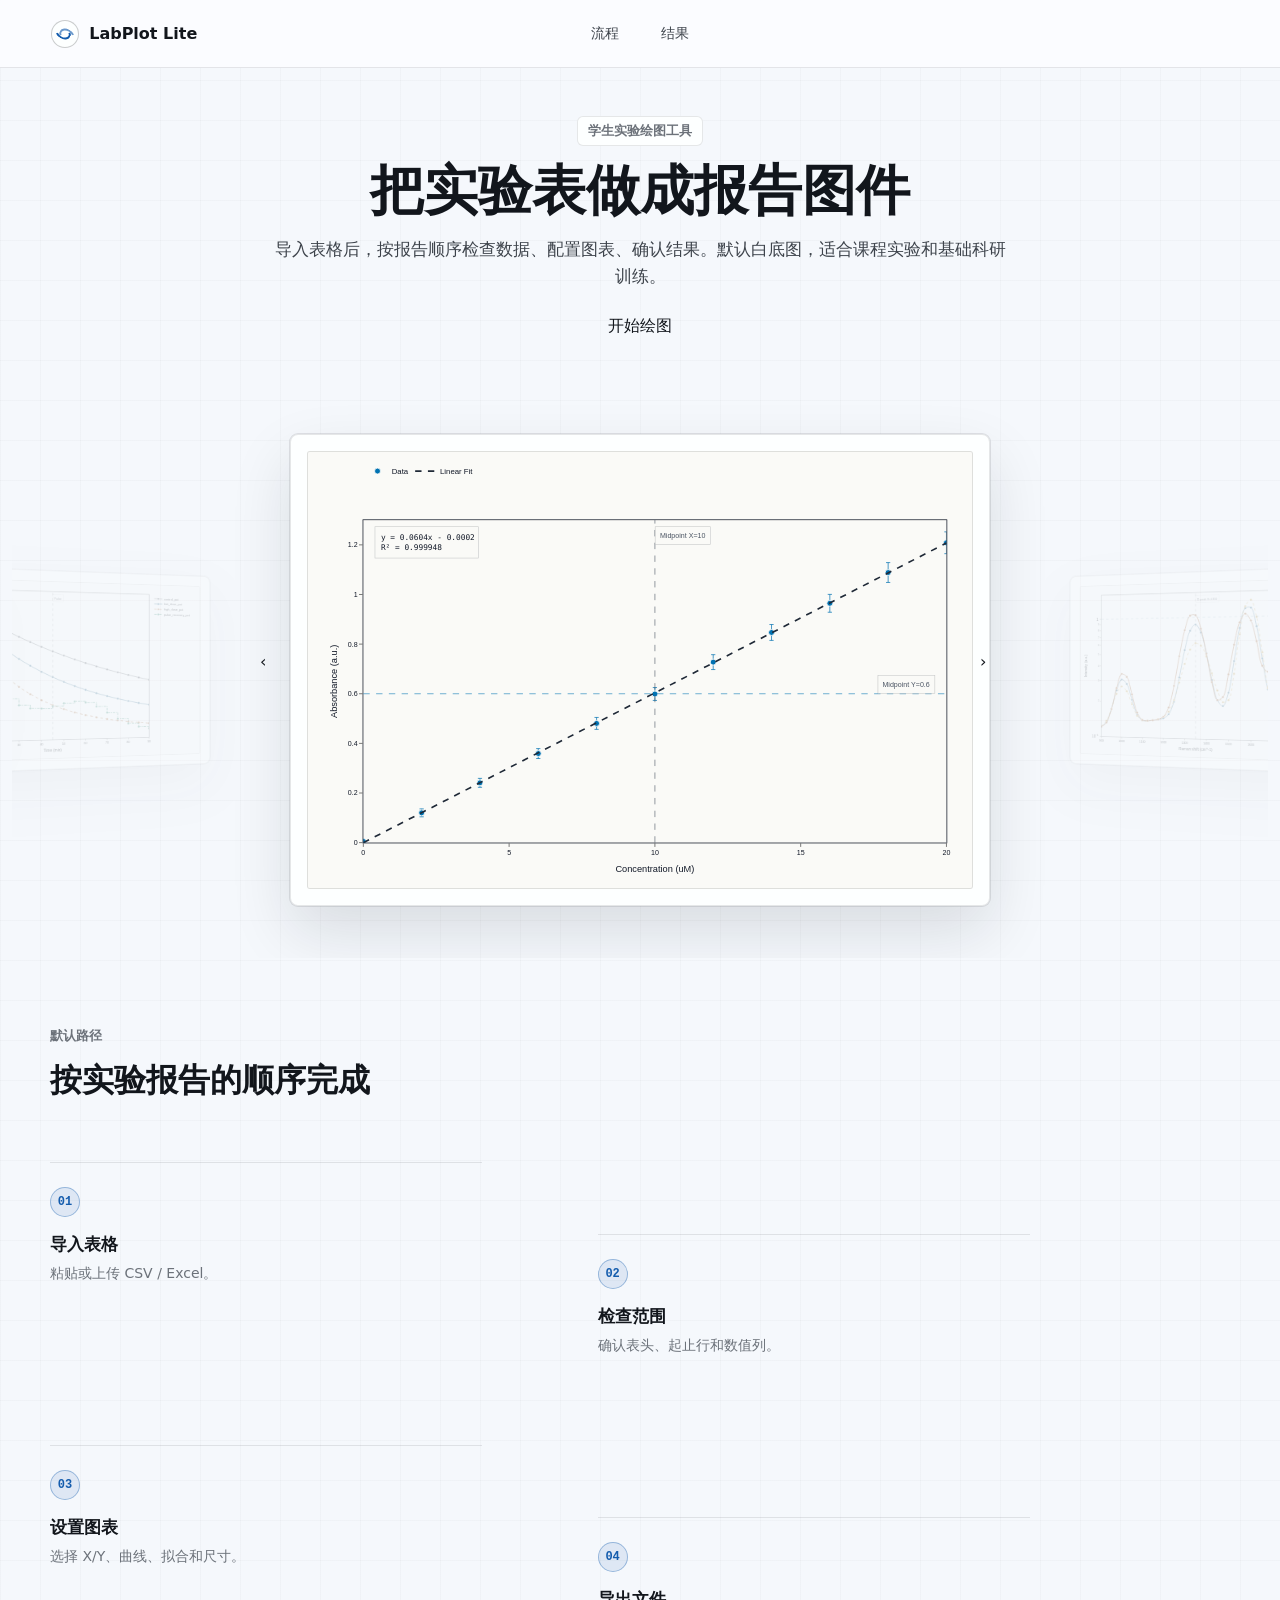
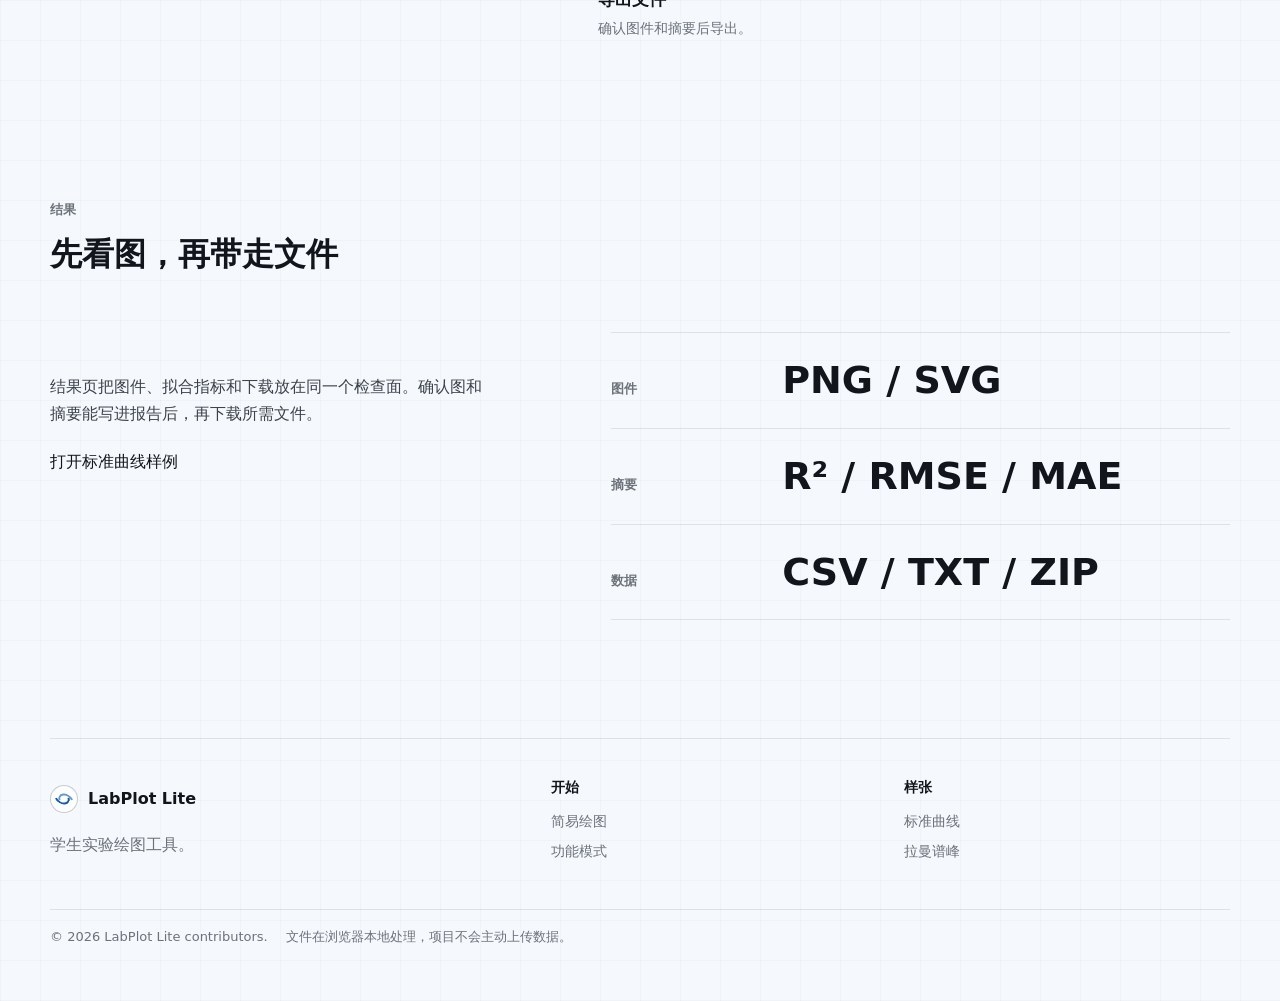
<file: index.html>
<!doctype html>
<html lang="zh-CN">
<head>
  <meta charset="utf-8">
  <meta name="viewport" content="width=device-width, initial-scale=1, viewport-fit=cover">
  <meta http-equiv="Content-Security-Policy" content="default-src 'self'; script-src 'self' https://1.www.s81c.com https://cdn.jsdelivr.net https://cdn.plot.ly; style-src 'self' 'unsafe-inline'; img-src 'self' data: blob:; connect-src 'self' data: blob:; object-src 'none'; base-uri 'self'; form-action 'none'">
  <meta name="description" content="LabPlot Lite 是一个在浏览器中完成学生实验数据绘图、拟合检查和文件导出的静态网页工具。">
  <meta name="application-name" content="LabPlot Lite">
  <link rel="icon" href="./static/logo_dark.png" type="image/png">
  <title>LabPlot Lite - 学生实验绘图工具</title>
  <script src="./static/theme.js"></script>
  <link rel="stylesheet" href="./static/style.css">
  <script type="module" src="https://1.www.s81c.com/common/carbon/web-components/version/v2.17.0/button.min.js" integrity="sha384-37nzM7RkCqKEoweIhup6IehzDkCjyC3H0004vi7UYiESsNPlRlporfpXPCtAKk6b" crossorigin="anonymous"></script>
  <script defer src="./static/js/landing-motion.js"></script>
</head>

<body>
  <main class="site landing-page" id="main-content">
    <header class="nav">
      <a class="brand" href="./index.html" aria-label="LabPlot Lite 首页">
        <span class="brand-mark" aria-hidden="true"></span>
        <span class="brand-text">LabPlot Lite</span>
      </a>
      <nav class="nav-links" aria-label="首页导航">
        <a href="#workflow">流程</a>
        <a href="#result">结果</a>
      </nav>
    </header>

    <section class="hero landing-hero" id="heroSection" aria-labelledby="heroTitle">
      <div class="hero-copy">
        <div class="eyebrow">学生实验绘图工具</div>
        <h1 id="heroTitle">把实验表做成报告图件</h1>
        <p class="hero-desc">导入表格后，按报告顺序检查数据、配置图表、确认结果。默认白底图，适合课程实验和基础科研训练。</p>

        <div class="hero-actions">
          <cds-button href="./workbench.html?mode=simple" kind="primary" size="lg">开始绘图</cds-button>
        </div>
      </div>

      <div class="hero-showcase-shell" data-hero-carousel>
        <cds-button class="hero-showcase-control hero-showcase-control-prev" kind="tertiary" size="sm" aria-label="上一张样张" has-icon-only data-hero-prev>‹</cds-button>

        <div class="hero-showcase" aria-label="真实样例图件预览">
          <a class="hero-showcase-card hero-showcase-card-side hero-showcase-card-left-far" href="./workbench.html?sample=sample_01_temp_c_to_k.xlsx" aria-label="打开荧光发射光谱样例" data-hero-card>
            <img class="sample-preview-image" src="./static/sample-previews/sample_01_temp_c_to_k.svg" alt="" decoding="async">
          </a>

          <a class="hero-showcase-card hero-showcase-card-side hero-showcase-card-left" href="./workbench.html?sample=sample_02_voltage_scale.xlsx" aria-label="打开反应动力学样例" data-hero-card>
            <img class="sample-preview-image" src="./static/sample-previews/sample_02_voltage_scale.svg" alt="" decoding="async">
          </a>

          <a class="hero-showcase-card hero-showcase-card-main" href="./workbench.html?sample=sample_03_abs_error.xlsx" aria-label="打开标准曲线拟合样例" data-hero-card data-hero-active="true">
            <img
              class="sample-preview-image"
              src="./static/sample-previews/sample_03_abs_error.svg"
              alt="由 sample_03_abs_error.xlsx 生成的标准曲线拟合图预览"
              decoding="async"
            >
          </a>

          <a class="hero-showcase-card hero-showcase-card-side hero-showcase-card-right" href="./workbench.html?sample=sample_04_invalid_log.xlsx" aria-label="打开拉曼谱峰对比样例" data-hero-card>
            <img class="sample-preview-image" src="./static/sample-previews/sample_04_invalid_log.svg" alt="" decoding="async">
          </a>
        </div>

        <cds-button class="hero-showcase-control hero-showcase-control-next" kind="tertiary" size="sm" aria-label="下一张样张" has-icon-only data-hero-next>›</cds-button>
      </div>
    </section>

    <section class="workflow-section" id="workflow" aria-labelledby="workflowTitle">
      <div class="section-heading" data-reveal>
        <span>默认路径</span>
        <h2 id="workflowTitle">按实验报告的顺序完成</h2>
      </div>

      <ol class="workflow-list" aria-label="LabPlot Lite 使用流程" data-reveal>
        <li>
          <span>01</span>
          <strong>导入表格</strong>
          <p>粘贴或上传 CSV / Excel。</p>
        </li>
        <li>
          <span>02</span>
          <strong>检查范围</strong>
          <p>确认表头、起止行和数值列。</p>
        </li>
        <li>
          <span>03</span>
          <strong>设置图表</strong>
          <p>选择 X/Y、曲线、拟合和尺寸。</p>
        </li>
        <li>
          <span>04</span>
          <strong>导出文件</strong>
          <p>确认图件和摘要后导出。</p>
        </li>
      </ol>
    </section>

    <section class="result-section" id="result" aria-labelledby="resultTitle">
      <div class="section-heading" data-reveal>
        <span>结果</span>
        <h2 id="resultTitle">先看图，再带走文件</h2>
      </div>

      <div class="landing-result-layout" data-reveal>
        <div class="landing-result-note">
          <p>结果页把图件、拟合指标和下载放在同一个检查面。确认图和摘要能写进报告后，再下载所需文件。</p>
          <cds-button href="./workbench.html?sample=sample_03_abs_error.xlsx" kind="tertiary">打开标准曲线样例</cds-button>
        </div>

        <div class="landing-result-output" aria-label="结果页输出内容">
          <div>
            <span>图件</span>
            <strong>PNG / SVG</strong>
          </div>
          <div>
            <span>摘要</span>
            <strong>R² / RMSE / MAE</strong>
          </div>
          <div>
            <span>数据</span>
            <strong>CSV / TXT / ZIP</strong>
          </div>
        </div>
      </div>
    </section>

    <footer class="footer">
      <div class="footer-brand-block">
        <div class="footer-brand">
          <span class="brand-mark" aria-hidden="true"></span>
          <strong>LabPlot Lite</strong>
        </div>
        <p>学生实验绘图工具。</p>
      </div>

      <nav class="footer-links" aria-label="页脚导航">
        <div>
          <strong>开始</strong>
          <a href="./workbench.html?mode=simple">简易绘图</a>
          <a href="./workbench.html">功能模式</a>
        </div>
        <div>
          <strong>样张</strong>
          <a href="./workbench.html?sample=sample_03_abs_error.xlsx">标准曲线</a>
          <a href="./workbench.html?sample=sample_04_invalid_log.xlsx">拉曼谱峰</a>
        </div>
      </nav>

      <div class="footer-legal">
        <span>© 2026 LabPlot Lite contributors.</span>
        <span>文件在浏览器本地处理，项目不会主动上传数据。</span>
      </div>
    </footer>
  </main>
</body>
</html>
</file>
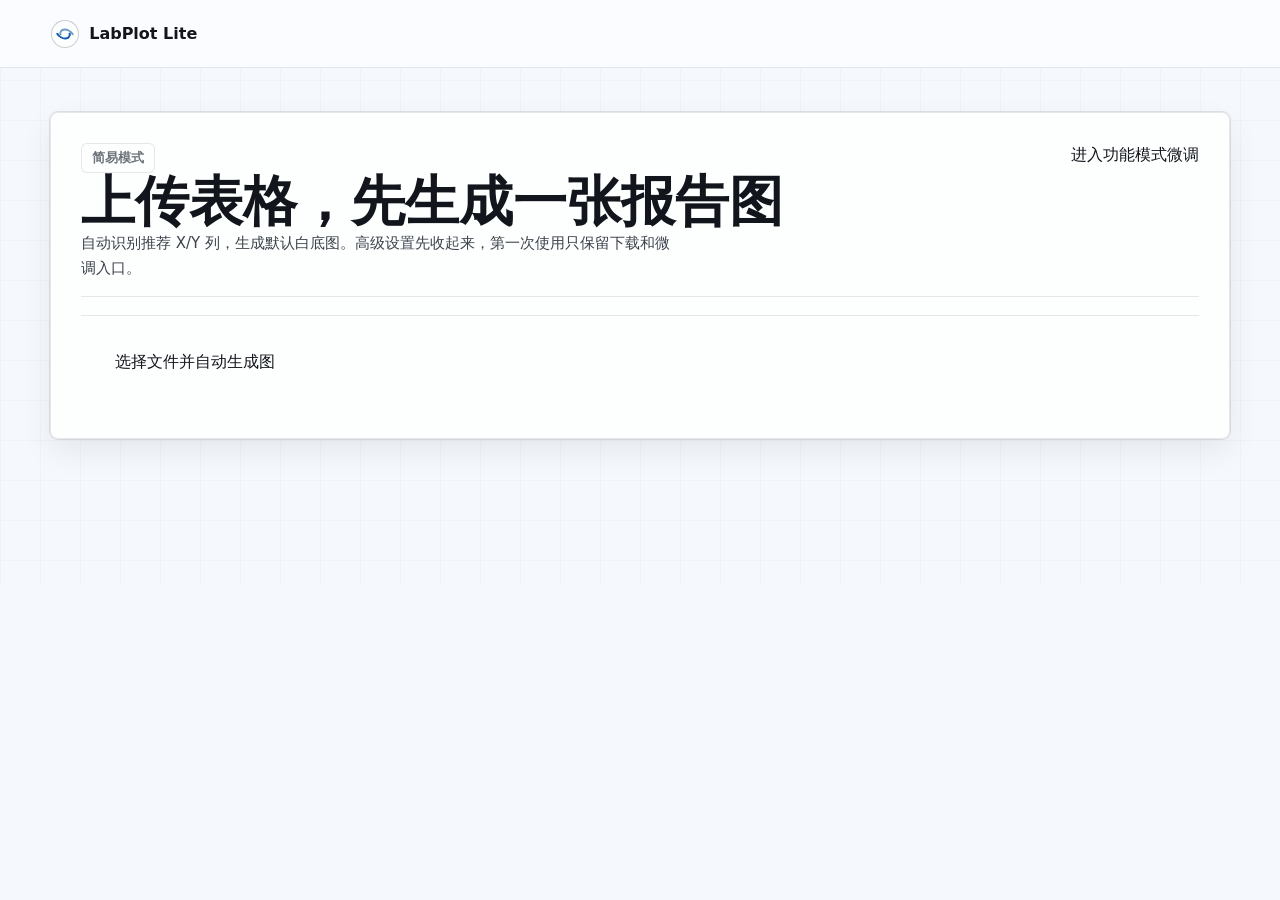
<file: workbench.html>
<!doctype html>
<html lang="zh-CN">
<head>
  <meta charset="utf-8">
  <meta name="viewport" content="width=device-width, initial-scale=1, viewport-fit=cover">
  <meta http-equiv="Content-Security-Policy" content="default-src 'self'; script-src 'self' https://1.www.s81c.com https://cdn.jsdelivr.net https://cdn.plot.ly; style-src 'self' 'unsafe-inline'; img-src 'self' data: blob:; connect-src 'self' data: blob:; object-src 'none'; base-uri 'self'; form-action 'none'">
  <link rel="icon" href="./static/logo_dark.png" type="image/png">
  <link rel="stylesheet" href="./static/style.css">
  <link rel="preconnect" href="https://1.www.s81c.com" crossorigin>
  <link rel="dns-prefetch" href="//cdn.jsdelivr.net">
  <link rel="dns-prefetch" href="//cdn.plot.ly">
  <title>LabPlot Lite 工作台</title>
  <script src="./static/theme.js"></script>
  <script type="module" src="https://1.www.s81c.com/common/carbon/web-components/version/v2.17.0/button.min.js" integrity="sha384-37nzM7RkCqKEoweIhup6IehzDkCjyC3H0004vi7UYiESsNPlRlporfpXPCtAKk6b" crossorigin="anonymous"></script>
  <script type="module" src="https://1.www.s81c.com/common/carbon/web-components/version/v2.17.0/file-uploader.min.js" integrity="sha384-xUNvjWqtxBm/CSlQxdi4/jNlM8jCbvLel2GxSlYFnq74Ixdwwbg5WIEPfvWd1YFD" crossorigin="anonymous"></script>
  <script type="module" src="https://1.www.s81c.com/common/carbon/web-components/version/v2.17.0/notification.min.js" integrity="sha384-xF9z4ZeZrLxDkDXb7yC10UvbEb0AINzydN/e8zNh1VevO4LpU7YWAUD1eK/e6PJN" crossorigin="anonymous"></script>
  <script type="module" src="https://1.www.s81c.com/common/carbon/web-components/version/v2.17.0/structured-list.min.js" integrity="sha384-aHWP2laOAoNkx4MDT7rodFzJJhr+f9oOX1QQRBNBfFP6DXcQj+T7eLTu4t5hrtAZ" crossorigin="anonymous"></script>
  <script defer src="./static/js/00-config-state.js"></script>
  <script defer src="./static/js/01-dom-workflow-utils.js"></script>
  <script defer src="./static/js/02-data-parse.js"></script>
  <script defer src="./static/js/03-workbench-ui.js"></script>
  <script defer src="./static/js/04-plot-readiness.js"></script>
  <script defer src="./static/js/05-fit.js"></script>
  <script defer src="./static/js/06-plot-build-render.js"></script>
  <script defer src="./static/js/07-downloads-result.js"></script>
  <script defer src="./static/js/08-events-init.js"></script>
</head>

<body>
  <main class="site workbench-page">
    <header class="nav">
      <a class="brand" href="./index.html" aria-label="LabPlot Lite 首页">
        <span class="brand-mark" aria-hidden="true"></span>
        <span class="brand-text">LabPlot Lite</span>
      </a>
    </header>

    <section class="simple-mode" id="simpleMode" aria-labelledby="simpleModeTitle">
      <div class="simple-mode-head">
        <div>
          <span class="section-kicker">简易模式</span>
          <h1 id="simpleModeTitle">上传表格，先生成一张报告图</h1>
          <p>自动识别推荐 X/Y 列，生成默认白底图。高级设置先收起来，第一次使用只保留下载和微调入口。</p>
        </div>
        <cds-button type="button" kind="tertiary" size="sm" id="simpleToAdvancedTop">进入功能模式微调</cds-button>
      </div>

      <div class="simple-upload-panel">
        <cds-file-uploader
          label-title="上传 Excel / CSV"
          label-description="文件只在当前浏览器本地处理，不上传服务器。"
        >
        <cds-file-uploader-button
          id="simpleFileInput"
          accept=".csv,.xls,.xlsx,text/csv,application/vnd.ms-excel,application/vnd.openxmlformats-officedocument.spreadsheetml.sheet"
          button-kind="primary"
        >选择文件并自动生成图</cds-file-uploader-button>
        </cds-file-uploader>
      </div>

      <cds-actionable-notification id="simpleMessage" class="message is-hidden" kind="info" title="简易模式" hide-close-button low-contrast inline role="status" aria-live="polite"></cds-actionable-notification>

      <section class="simple-result is-hidden" id="simpleResult" aria-labelledby="simpleResultTitle">
        <div class="simple-result-meta">
          <div>
            <span>结果</span>
            <h2 id="simpleResultTitle">可用于报告的图已生成</h2>
          </div>
          <cds-structured-list class="simple-meta-list" condensed>
            <cds-structured-list-body>
              <cds-structured-list-row>
                <cds-structured-list-cell>X 列</cds-structured-list-cell>
                <cds-structured-list-cell><strong id="simpleXCol">待识别</strong></cds-structured-list-cell>
              </cds-structured-list-row>
              <cds-structured-list-row>
                <cds-structured-list-cell>Y 列</cds-structured-list-cell>
                <cds-structured-list-cell><strong id="simpleYCol">待识别</strong></cds-structured-list-cell>
              </cds-structured-list-row>
              <cds-structured-list-row>
                <cds-structured-list-cell>有效点数</cds-structured-list-cell>
                <cds-structured-list-cell><strong id="simplePointCount">待生成</strong></cds-structured-list-cell>
              </cds-structured-list-row>
            </cds-structured-list-body>
          </cds-structured-list>
        </div>

        <div class="simple-plot-wrap">
          <div id="simplePlotCanvas" class="plot plot-viewport" role="img" aria-label="单图模式 X-Y 图"></div>
        </div>

        <div class="simple-result-actions">
          <cds-button id="simpleDownloadPng" kind="primary" disabled>下载 PNG</cds-button>
          <cds-button id="simpleDownloadSvg" kind="tertiary" disabled>下载 SVG</cds-button>
          <cds-button type="button" kind="tertiary" id="simpleToAdvanced">进入功能模式微调</cds-button>
        </div>
      </section>
    </section>

    <div id="advancedMode" class="is-hidden">
    <section class="workbench" id="upload-section">
      <div class="workbench-main">
        <div class="workbench-head">
          <div>
            <span class="section-kicker">功能模式</span>
            <h1>编辑图表</h1>
          </div>
          <div class="workflow-head-tools">
            <cds-button type="button" kind="ghost" size="sm" class="workflow-reset-button is-hidden" id="resetWorkflowButton" disabled>重新开始</cds-button>
          </div>
        </div>

        <cds-progress-indicator class="step-nav" aria-label="工作台步骤" space-equally>
          <cds-progress-step label-text="导入数据" secondary-label-text="粘贴 / 上传" data-step-target="upload" aria-controls="step-upload" state="current"></cds-progress-step>
          <cds-progress-step label-text="检查数据" secondary-label-text="范围 / 列" data-step-target="range" aria-controls="previewSection" state="incomplete" disabled></cds-progress-step>
          <cds-progress-step label-text="配置图表" secondary-label-text="曲线 / 拟合" data-step-target="plot" aria-controls="plotSection" state="incomplete" disabled></cds-progress-step>
          <cds-progress-step label-text="导出文件" secondary-label-text="PNG / ZIP" data-step-target="result" aria-controls="resultSection" state="incomplete" disabled></cds-progress-step>
        </cds-progress-indicator>

        <cds-actionable-notification id="statusMessage" class="message is-hidden" kind="info" title="提示" hide-close-button low-contrast inline role="status" aria-live="polite"></cds-actionable-notification>

        <section id="step-upload" class="panel workbench-step-panel is-active" data-step="upload">
          <div class="step-head">
            <div>
              <h2>导入数据</h2>
              <p>粘贴表格、上传文件，或载入示例。</p>
            </div>
          </div>

          <div class="upload-layout">
            <form id="pasteForm" class="form-card paste-card">
              <cds-textarea
                id="pasteData"
                name="pasteData"
                label="粘贴表格"
                rows="12"
                placeholder="从 Excel、Numbers 或网页表格复制后粘贴"
              ></cds-textarea>
              <p class="hint">支持制表符分隔和 CSV。第一行通常作为列名。</p>
              <cds-button type="submit" kind="primary" class="form-button">读取粘贴数据</cds-button>
            </form>

            <form id="uploadForm" class="form-card upload-card">
              <cds-file-uploader
                label-title="选择 CSV / Excel"
                label-description="前几行是实验名称、姓名或日期也可以，下一步再指定表头。"
              >
                <cds-file-uploader-button
                  id="dataFile"
                  name="dataFile"
                  accept=".csv,.xls,.xlsx,text/csv,application/vnd.ms-excel,application/vnd.openxmlformats-officedocument.spreadsheetml.sheet"
                  button-kind="tertiary"
                >选择文件</cds-file-uploader-button>
              </cds-file-uploader>
              <p class="hint" id="selectedFileHint">尚未选择文件。</p>

              <p class="hint">
                文件不会离开当前浏览器。
              </p>

              <cds-button type="submit" kind="primary" class="form-button">读取文件</cds-button>
            </form>

            <cds-tile class="sample-card inline-samples">
              <h3>示例数据</h3>
              <p>选择一个场景，载入后仍使用同一工作台。</p>
              <div class="sample-list">
                <cds-button type="button" kind="tertiary" class="sample-load-button" data-sample="./samples/sample_01_temp_c_to_k.xlsx">1 荧光发射光谱</cds-button>
                <cds-button type="button" kind="tertiary" class="sample-load-button" data-sample="./samples/sample_02_voltage_scale.xlsx">2 反应动力学</cds-button>
                <cds-button type="button" kind="tertiary" class="sample-load-button" data-sample="./samples/sample_03_abs_error.xlsx">3 标准曲线拟合</cds-button>
                <cds-button type="button" kind="tertiary" class="sample-load-button" data-sample="./samples/sample_04_invalid_log.xlsx">4 拉曼谱峰对比</cds-button>
                <cds-button type="button" kind="tertiary" class="sample-load-button" data-sample="./samples/temperature_time.csv">5 温度-时间</cds-button>
                <cds-button type="button" kind="tertiary" class="sample-load-button" data-sample="./samples/voltage_current.csv">6 电压-电流</cds-button>
                <cds-button type="button" kind="tertiary" class="sample-load-button" data-sample="./samples/concentration_absorbance.csv">7 浓度-吸光度</cds-button>
                <cds-button type="button" kind="tertiary" class="sample-load-button" data-sample="./samples/cooling_curve.csv">8 冷却曲线</cds-button>
                <cds-button type="button" kind="tertiary" class="sample-load-button" data-sample="./samples/free_fall_fit.csv">9 自由落体</cds-button>
              </div>
            </cds-tile>
          </div>
        </section>

        <section id="previewSection" class="panel workbench-step-panel is-hidden" data-step="range">
          <div class="step-head">
            <div>
              <h2>检查数据</h2>
              <p>确认表头、数据范围和可用数值列。</p>
            </div>
          </div>

          <div class="file-banner">
            文件：<strong id="currentFileName"></strong>
          </div>

          <cds-inline-notification
            id="headerGuessBox"
            class="context-note"
            kind="info"
            title="识别结果"
            hide-close-button
            low-contrast
            inline
            role="status"
            aria-live="polite"
          ></cds-inline-notification>

          <p class="table-scroll-hint" id="previewTableHint">窄屏可横向查看。</p>
          <div class="table-wrap" tabindex="0" aria-describedby="previewTableHint">
            <cds-table size="sm" class="preview-table">
              <cds-table-head>
                <cds-table-header-row id="previewHeaderRow">
                  <cds-table-header-cell>行</cds-table-header-cell>
                </cds-table-header-row>
              </cds-table-head>
              <cds-table-body id="previewBody"></cds-table-body>
            </cds-table>
          </div>

          <form id="rangeForm" class="form-card range-card">
            <div class="form-grid">
              <div>
                <cds-number-input id="headerRow" name="headerRow" label="表头行" min="1" value="1" required></cds-number-input>
              </div>

              <div>
                <cds-number-input id="dataStartRow" name="dataStartRow" label="数据起始行" min="1" value="2" required></cds-number-input>
              </div>

              <div>
                <cds-number-input id="dataEndRow" name="dataEndRow" label="数据结束行" min="1" placeholder="留空则读取到末尾" allow-empty></cds-number-input>
              </div>
            </div>

            <p class="hint">
              例如表头在第 5 行、数字从第 6 行开始，就填 5 和 6。
            </p>

            <cds-button type="submit" kind="primary" class="form-button">确认范围</cds-button>
          </form>

          <div id="calcSection" class="advanced-box calc-card is-hidden">
            <div class="section-label">可选加工</div>
            <div class="calc-card-head">
              <h3>计算列</h3>
              <p>用已有列做换算、误差、对数或比值。</p>
            </div>

            <div id="numericColumnsBox" class="columns-box"></div>

            <form id="calcForm" class="calc-form">
              <div class="form-grid">
                <div>
                  <cds-select id="calcTemplate" name="calcTemplate" label-text="计算类型" required></cds-select>
                </div>

                <div>
                  <cds-text-input
                    id="newColName"
                    name="newColName"
                    label="新列名"
                    placeholder="例如 power、temp_k、abs_error"
                    required
                  ></cds-text-input>
                </div>
              </div>

              <div class="formula-grid">
                <div>
                  <cds-select id="firstCol" name="firstCol" label-text="第一列 A" required></cds-select>
                </div>

                <div>
                  <cds-select id="secondCol" name="secondCol" label-text="第二列 B"></cds-select>
                </div>

                <div>
                  <cds-text-input id="constantK" name="constantK" label="常数 k" placeholder="例如 273.15、1000、0.01"></cds-text-input>
                </div>
              </div>

              <p class="hint">
                两列运算使用 A 和 B；常数运算使用 A 和 k；sqrt / log10 / ln / abs / A² 只使用 A。
              </p>

              <div class="form-actions">
                <cds-button type="submit" kind="primary" class="form-button">生成计算列</cds-button>
                <cds-button type="button" kind="tertiary" data-step-target="plot">继续</cds-button>
              </div>
            </form>
          </div>
        </section>

        <section id="plotSection" class="panel workbench-step-panel is-hidden" data-step="plot">
          <div class="step-head">
            <div>
              <h2>配置图表</h2>
              <p>选择 X/Y、曲线、拟合和导出尺寸。</p>
            </div>
          </div>

          <form id="plotForm" class="form-card visualize-form">
            <div class="visualize-layout">
              <div class="visualize-editor">
                <div id="plotColumnsBox" class="columns-box"></div>

                <cds-accordion class="visualize-accordion">
                  <cds-accordion-item title="基础" open>
                    <div class="form-grid">
                      <div>
                        <cds-select id="xCol" name="xCol" label-text="X 轴数据列" required></cds-select>
                      </div>

                      <div>
                        <cds-select id="chartType" name="chartType" label-text="图表类型" required></cds-select>
                      </div>

                      <div>
                        <cds-select id="fitType" name="fitType" label-text="拟合方式" required></cds-select>
                      </div>
                    </div>
                  </cds-accordion-item>

                  <cds-accordion-item title="曲线" open>
                    <div class="curve-config-box" id="curveConfigBox"></div>
                    <cds-button type="button" kind="tertiary" class="curve-add-button" id="addCurveButton">添加曲线</cds-button>
                  </cds-accordion-item>

                  <cds-accordion-item title="标题与坐标轴">
                    <div class="annotate-grid">
                      <cds-text-input id="plotTitle" name="plotTitle" label="标题" value="X-Y Curve" placeholder="留空则使用列名，例如 power vs voltage"></cds-text-input>

                      <div class="form-grid">
                        <div>
                          <cds-text-input id="xLabel" name="xLabel" label="X 轴标题" placeholder="例如：时间 / s、Voltage / V"></cds-text-input>
                        </div>

                        <div>
                          <cds-text-input id="yLabel" name="yLabel" label="Y 轴标题" placeholder="例如：温度 / C、Power / W"></cds-text-input>
                        </div>
                      </div>

                      <div class="form-grid compact-grid">
                        <div>
                          <cds-number-input id="xAxisMin" name="xAxisMin" label="X 最小值" placeholder="自动" allow-empty></cds-number-input>
                        </div>

                        <div>
                          <cds-number-input id="xAxisMax" name="xAxisMax" label="X 最大值" placeholder="自动" allow-empty></cds-number-input>
                        </div>

                        <div>
                          <cds-number-input id="yAxisMin" name="yAxisMin" label="Y 最小值" placeholder="自动" allow-empty></cds-number-input>
                        </div>

                        <div>
                          <cds-number-input id="yAxisMax" name="yAxisMax" label="Y 最大值" placeholder="自动" allow-empty></cds-number-input>
                        </div>
                      </div>
                    </div>
                  </cds-accordion-item>

                  <cds-accordion-item title="标注与图例">
                    <div class="form-grid compact-grid">
                      <div>
                        <cds-select id="legendMode" name="legendMode" label-text="图例位置" required></cds-select>
                      </div>

                      <div>
                        <cds-select id="dataLabelMode" name="dataLabelMode" label-text="数据标签" required></cds-select>
                      </div>
                    </div>

                    <div class="form-grid compact-grid">
                      <div>
                        <cds-number-input id="xReferenceValue" name="xReferenceValue" label="X 参考线" placeholder="不添加" allow-empty></cds-number-input>
                      </div>

                      <div>
                        <cds-number-input id="yReferenceValue" name="yReferenceValue" label="Y 参考线" placeholder="不添加" allow-empty></cds-number-input>
                      </div>

                      <div>
                        <cds-text-input id="referenceLabel" name="referenceLabel" label="参考线标签" placeholder="例如阈值、目标值"></cds-text-input>
                      </div>
                    </div>
                  </cds-accordion-item>

                  <cds-accordion-item title="导出">
                    <div class="section-label">尺寸</div>

                    <div class="form-grid compact-grid">
                      <div>
                        <cds-number-input id="figWidth" name="figWidth" label="图片宽度" min="3" max="20" step="0.1" value="7" required></cds-number-input>
                      </div>

                      <div>
                        <cds-number-input id="figHeight" name="figHeight" label="图片高度" min="2" max="16" step="0.1" value="4.6" required></cds-number-input>
                      </div>

                      <div>
                        <cds-number-input id="figDpi" name="figDpi" label="图片 DPI" min="72" max="600" step="1" value="300" required></cds-number-input>
                      </div>
                    </div>

                    <div class="form-grid compact-grid">
                      <div>
                        <cds-number-input id="titleFontsize" name="titleFontsize" label="标题字体大小" min="8" max="40" step="1" value="15" required></cds-number-input>
                      </div>

                      <div>
                        <cds-number-input id="labelFontsize" name="labelFontsize" label="坐标轴字体大小" min="8" max="32" step="1" value="13" required></cds-number-input>
                      </div>

                      <div>
                        <cds-number-input id="legendFontsize" name="legendFontsize" label="图例字体大小" min="6" max="24" step="1" value="11" required></cds-number-input>
                      </div>
                    </div>

                    <div class="form-grid compact-grid">
                      <div>
                        <cds-select id="xAxisScale" name="xAxisScale" label-text="X 轴刻度" required></cds-select>
                      </div>

                      <div>
                        <cds-select id="yAxisScale" name="yAxisScale" label-text="Y 轴刻度" required></cds-select>
                      </div>
                    </div>

                    <cds-checkbox id="showGrid" name="showGrid" label-text="显示辅助网格线"></cds-checkbox>

                    <cds-select id="metricMode" name="metricMode" label-text="拟合指标输出模式" required></cds-select>

                    <cds-tile class="metric-box">
                      <strong>默认指标</strong>
                      <p>
                        <code>R²</code>、<code>RMSE</code>、<code>MAE</code>、<code>最大绝对误差</code>。
                      </p>

                      <div id="metricBox" class="checkbox-grid"></div>
                    </cds-tile>

                    <cds-inline-notification
                      class="context-note"
                      kind="warning"
                      title="拟合说明"
                      subtitle="线性拟合适用于 y = ax + b；二次拟合适用于 y = ax² + bx + c。R² 不能单独判断模型。"
                      hide-close-button
                      low-contrast
                      inline
                      open
                    ></cds-inline-notification>
                  </cds-accordion-item>
                </cds-accordion>
              </div>

              <aside class="visualize-side" aria-label="生成检查">
                <div class="visualize-side-head">
                  <h3>生成检查</h3>
                  <p>不通过时不能生成。</p>
                </div>

                <cds-tile id="plotReadinessBox" class="plot-readiness" aria-live="polite">
                  <cds-inline-notification
                    id="plotReadinessMessage"
                    class="plot-readiness-message"
                    kind="info"
                    title="等待选择列"
                    subtitle="选择 X 轴和至少一条 Y 轴。"
                    hide-close-button
                    low-contrast
                    inline
                    open
                  ></cds-inline-notification>
                  <cds-structured-list class="plot-readiness-list" condensed>
                    <cds-structured-list-body>
                      <cds-structured-list-row>
                        <cds-structured-list-cell>有效点数</cds-structured-list-cell>
                        <cds-structured-list-cell><strong id="plotReadyPoints">待选择</strong></cds-structured-list-cell>
                      </cds-structured-list-row>
                      <cds-structured-list-row>
                        <cds-structured-list-cell>拟合状态</cds-structured-list-cell>
                        <cds-structured-list-cell><strong id="plotReadyFit">待选择</strong></cds-structured-list-cell>
                      </cds-structured-list-row>
                      <cds-structured-list-row>
                        <cds-structured-list-cell>导出尺寸</cds-structured-list-cell>
                        <cds-structured-list-cell><strong id="plotReadyExport">待生成</strong></cds-structured-list-cell>
                      </cds-structured-list-row>
                    </cds-structured-list-body>
                  </cds-structured-list>
                </cds-tile>

                <div class="plot-generate-row">
                  <cds-button type="submit" kind="primary" class="form-button" id="plotSubmitButton">生成图表</cds-button>
                  <cds-inline-loading id="plotProgress" class="plot-progress is-hidden" status="active" description="准备"></cds-inline-loading>
                </div>
              </aside>
            </div>
          </form>
        </section>

        <section id="resultSection" class="panel result-panel workbench-step-panel is-hidden" data-step="result">
          <div class="step-head">
            <div>
              <h2>导出文件</h2>
              <p>检查图和摘要，下载报告用文件。</p>
            </div>
          </div>

          <div class="result-layout">
            <div class="result-figure">
              <div class="figure-toolbar">
                <div>
                  <span>预览</span>
                  <strong id="resultFigureTitle">等待生成</strong>
                </div>
                <div class="figure-meta">
                  <cds-tag id="resultFigureMeta" type="gray">待生成</cds-tag>
                  <cds-tag id="resultFigureCurves" type="blue">待生成</cds-tag>
                </div>
              </div>

              <div class="plot-wrap">
                <div id="plotCanvas" class="plot plot-viewport" role="img" aria-label="X-Y 图"></div>
              </div>
            </div>

            <div class="result-side">
              <cds-tile class="summary-card">
                <h3>摘要</h3>
                <cds-table id="summaryRows" class="result-table" size="sm">
                  <cds-table-head>
                    <cds-table-header-row>
                      <cds-table-header-cell>项目</cds-table-header-cell>
                      <cds-table-header-cell>值</cds-table-header-cell>
                    </cds-table-header-row>
                  </cds-table-head>
                  <cds-table-body id="summaryBody"></cds-table-body>
                </cds-table>
              </cds-tile>

              <cds-tile class="download-panel">
                <h3>下载</h3>
                <cds-button id="downloadZip" kind="primary" disabled>下载 ZIP</cds-button>
                <cds-button id="downloadPng" kind="tertiary" disabled>下载 PNG</cds-button>
                <cds-button id="downloadSvg" kind="tertiary" disabled>下载 SVG</cds-button>
                <cds-button id="downloadFitReport" kind="tertiary" disabled>下载 TXT</cds-button>
                <cds-button id="downloadOriginCsv" kind="tertiary" disabled>下载绘图 CSV</cds-button>
                <cds-button id="downloadFullCsv" kind="tertiary" disabled>下载完整数据 CSV</cds-button>
              </cds-tile>
            </div>
          </div>

          <cds-table id="statsGrid" class="stats result-table" size="sm">
            <cds-table-head>
              <cds-table-header-row>
                <cds-table-header-cell>项目</cds-table-header-cell>
                <cds-table-header-cell>值</cds-table-header-cell>
              </cds-table-header-row>
            </cds-table-head>
            <cds-table-body id="statsBody"></cds-table-body>
          </cds-table>
        </section>
      </div>
    </section>
    </div>
  </main>
</body>
</html>
</file>
<file: static/style.css>
@import "./styles/base.css";
@import "./styles/navigation.css";
@import "./styles/landing.css";
@import "./styles/workbench.css";
@import "./styles/plot.css";
@import "./styles/footer.css";
@import "./styles/responsive.css";
@import "./styles/motion.css";

body {
  font-family: var(--font-sans);
}

.hero h1,
.section-heading h2,
.mode-landing h1,
.simple-mode h1,
.workbench-head h1 {
  font-family: var(--font-display);
}

#plotForm {
  container-type: inline-size;
}

.plot-config-main,
.plot-readiness {
  min-width: 0;
}

cds-button[aria-disabled="true"] {
  pointer-events: none;
  cursor: not-allowed;
  opacity: 0.55;
}

@container (max-width: 940px) {
  .plot-config-layout {
    grid-template-columns: 1fr;
  }

  .plot-readiness-grid {
    grid-template-columns: repeat(3, minmax(0, 1fr));
  }
}
</file>
